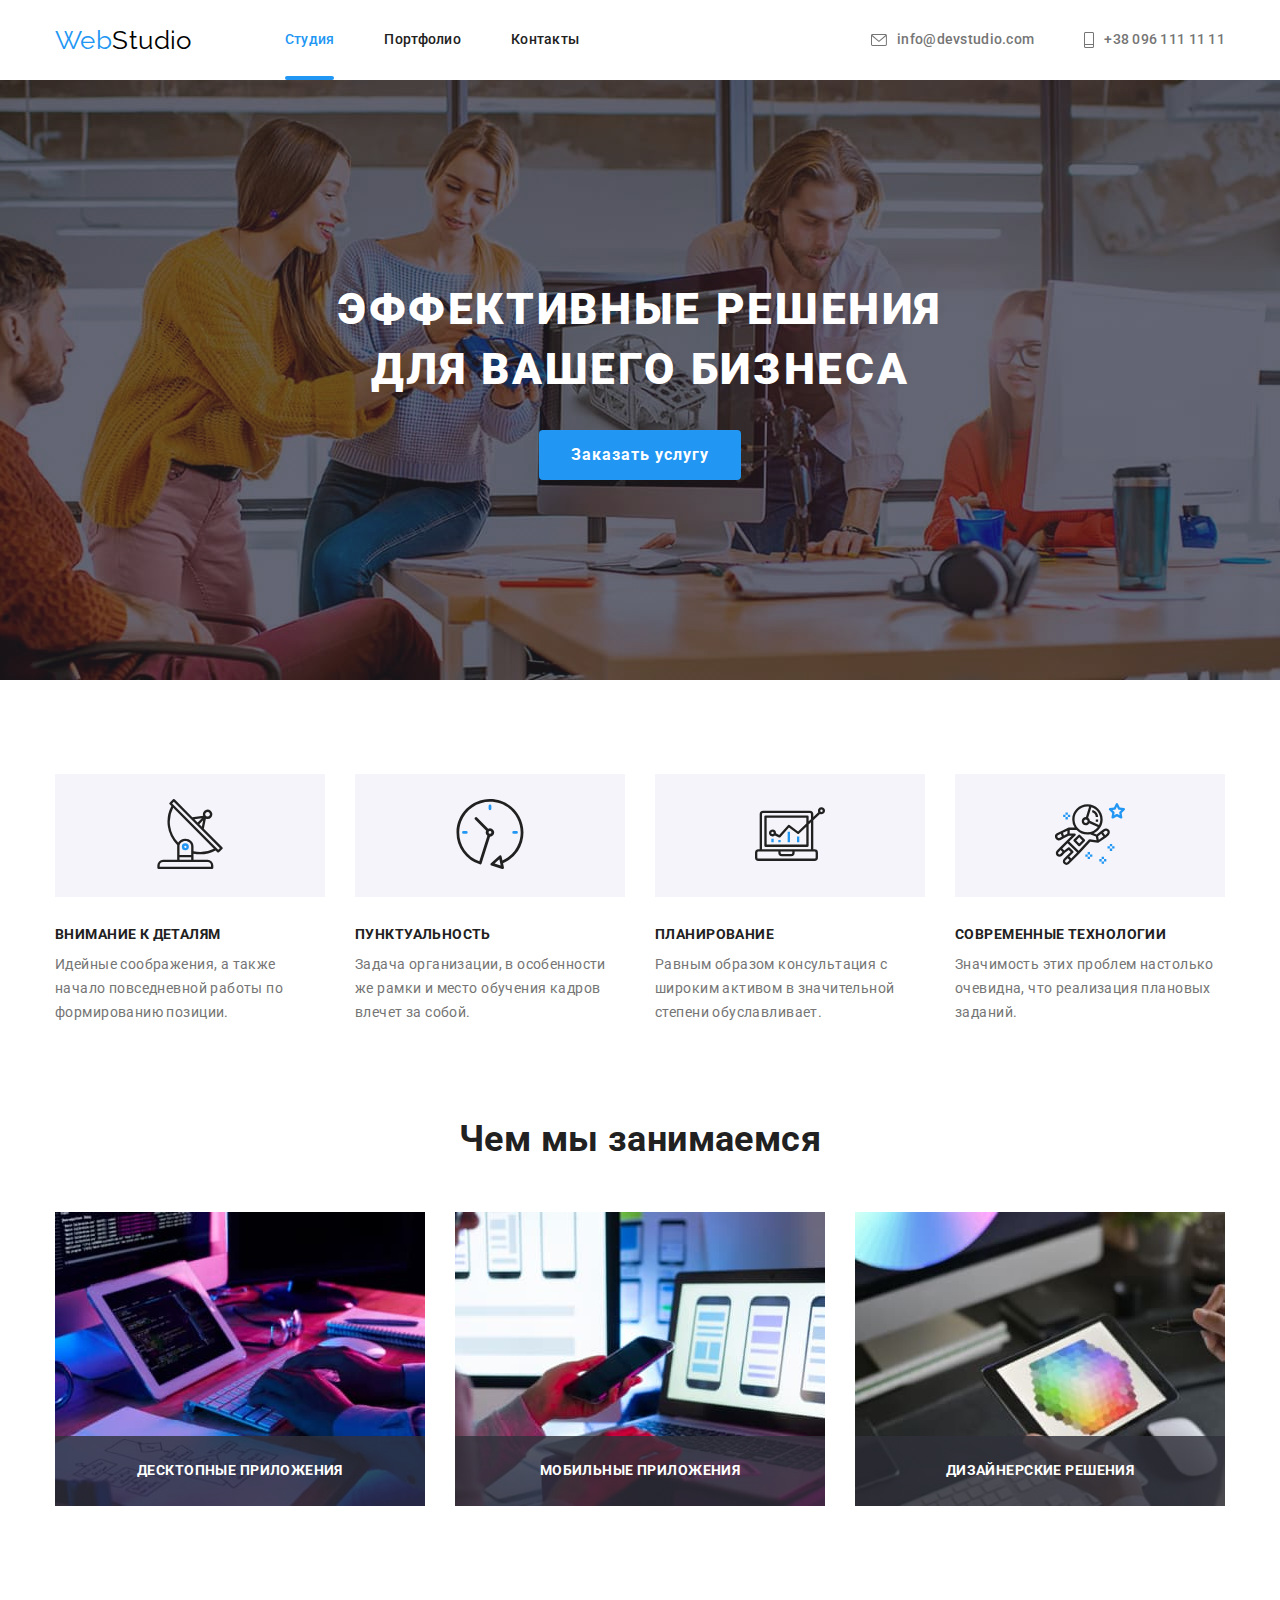
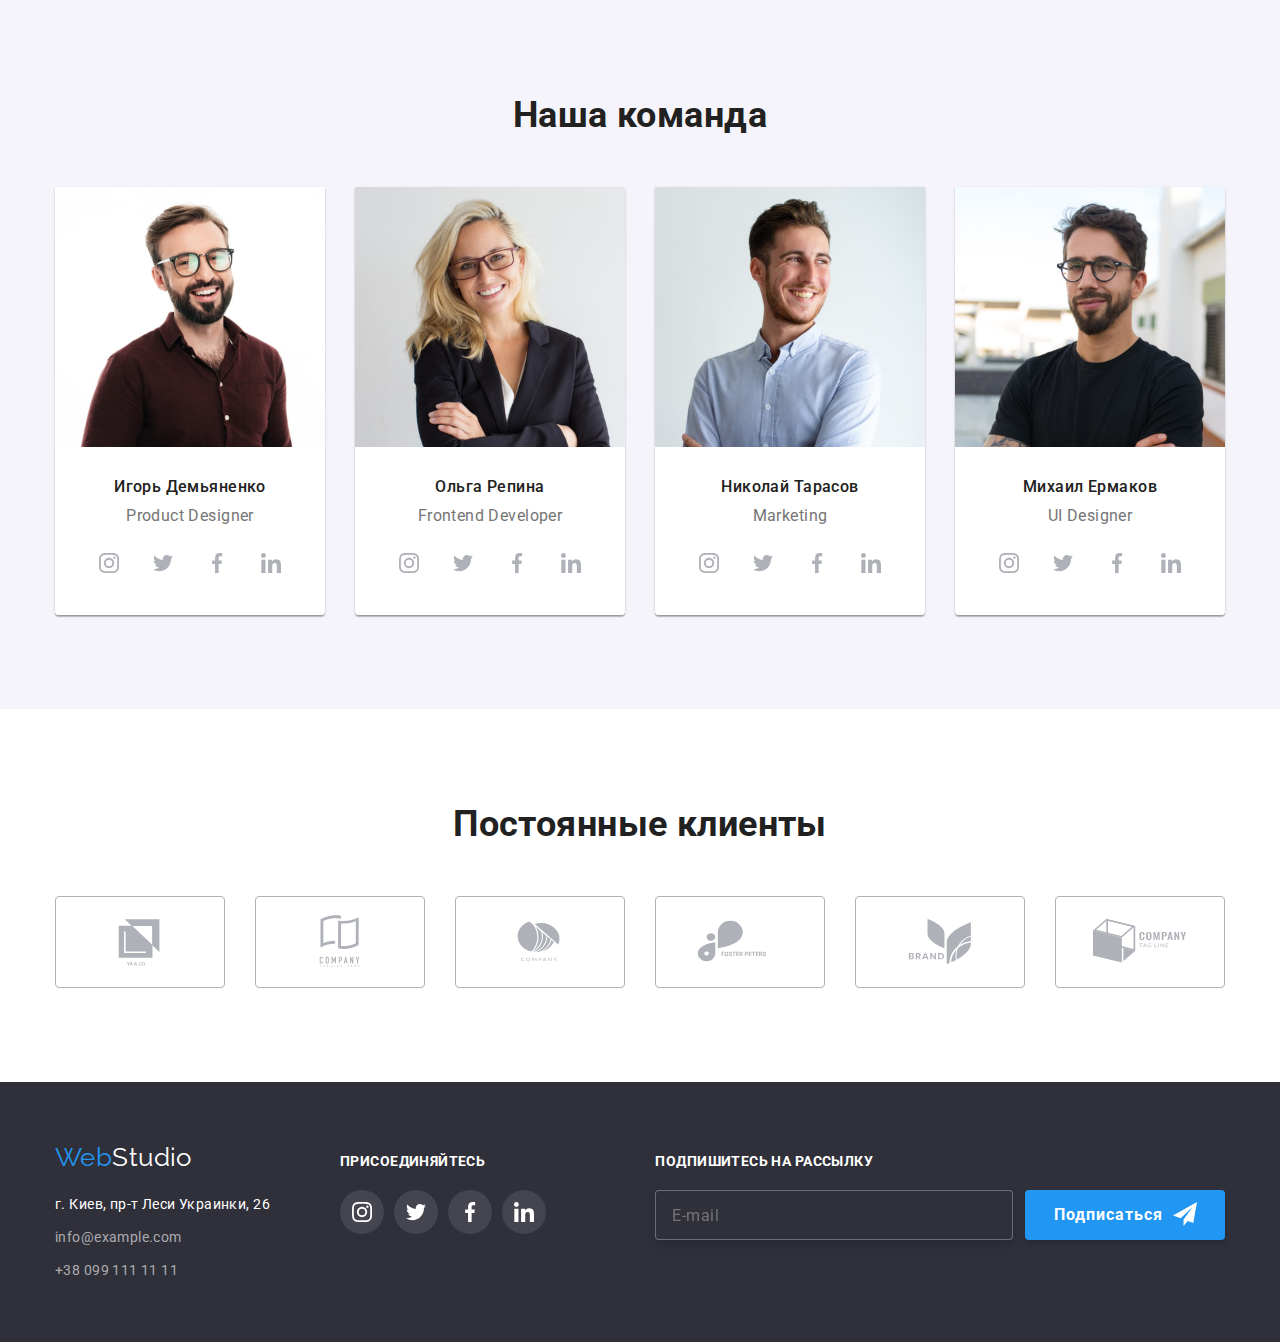
<file: index.html>
<!DOCTYPE html>
<html lang="ru">
<head>
    <meta charset="UTF-8">
    <meta http-equiv="X-UA-Compatible" content="IE=edge">
    <meta name="viewport" content="width=device-width, initial-scale=1.0">
    <title>index.html</title>
    <link rel="preconnect" href="https://fonts.googleapis.com">
    <link rel="preconnect" href="https://fonts.gstatic.com" crossorigin>
    <link href="https://fonts.googleapis.com/css2?family=Raleway:wght@700&family=Roboto:wght@400;500;700;900&display=swap" rel="stylesheet">
    <link rel="stylesheet" href="https://cdnjs.cloudflare.com/ajax/libs/modern-normalize/1.1.0/modern-normalize.min.css">
    <link rel="stylesheet" href="./css/main.min.css">
</head>
<body>
    <!-- Header -->
    <header>
        <div class="container header-page">
            <nav class="nav">
                <a href="./index.html" class="nav__logo logo"><span class="nav__logo-web">Web</span><span class="nav__logo-studio">Studio</span></a>
                <ul class="nav__list list">
                    <li class="nav__item"><a href="./index.html" class="link nav__link current">Студия</a></li>
                    <li class="nav__item"><a href="./portfolio.html" class="nav__link link">Портфолио</a></li>
                    <li class="nav__item"><a href="" class="nav__link link">Контакты</a></li>
                </ul>
            </nav>

            <ul class="contact__list list"> 
                <li class="contact__item">
                    <a href="mailto:info@devstudio.com" class="contact__link link"><svg class="contact__icon" width="16" height="12"><use href="./images/icons.svg#envelope"></use></svg>info@devstudio.com</a>
                </li>
                <li class="contact__item">
                    <a href="tel:+380961111111" class="contact__link link"><svg class="contact__icon" width="10" height="16"><use href="./images/icons.svg#Vector"></use></svg>+38 096 111 11 11</a>
                </li>
            </ul>
        </div>
    </header>

    <!--Main -->
    <main>
        <section class="hero">
                <div class="container">
                    <h1 class="hero__title">Эффективные решения <br /> для вашего бизнеса</h1>
                    <button type="button" class="hero__button button" data-modal-open>Заказать услугу</button>
                </div>
        </section>
        
        <!-- Преимущества нашей компании -->
        <section class="feature">
            <div class="container">
                <h2 class="hiden-section-title">Преимущества нашей компании</h2>
                <ul class="feature__list list">
                    <li class="feature__item">
                        <div class="feature__icon">
                            <svg class="feature-svg" width="70" height="70">
                                <use href="./images/icons.svg#antenna"></use>
                            </svg>
                        </div>
                        <h3 class="feature__title">Внимание к деталям</h3>
                        <p>Идейные соображения, а также начало повседневной работы по формированию позиции.</p>
                    </li>
                    <li class="feature__item">
                        <div class="feature__icon">
                            <svg class="feature__svg" width="70" height="70">
                                <use href="./images/icons.svg#clock"></use>
                            </svg>
                        </div>
                        <h3 class="feature__title">Пунктуальность</h3>
                        <p>Задача организации, в особенности же рамки и место обучения кадров влечет за собой.</p>
                    </li>
                    <li class="feature__item">
                        <div class="feature__icon">
                            <svg class="feature__svg" width="70" height="70">
                                <use href="./images/icons.svg#diagram"></use>
                            </svg>
                        </div>
                        <h3 class="feature__title">Планирование</h3>
                        <p>Равным образом консультация с широким активом в значительной степени обуславливает.</p>
                    </li>
                    <li class="feature__item">
                        <div class="feature__icon">
                            <svg class="feature__svg" width="70" height="70">
                                <use href="./images/icons.svg#astronaut"></use>
                            </svg>
                        </div>
                        <h3 class="feature__title">Современные технологии</h3>
                        <p>Значимость этих проблем настолько очевидна, что реализация плановых заданий.</p>
                    </li>
                </ul>
            </div>
        </section>
        
        <!-- Чем мы занимаемся -->
        <section class="work">
            <div class="container">
                <h2 class="work_title section-title centered">Чем мы занимаемся</h2>
                <ul class="work__list list">
                    <li class="work__item">
                        <img src="./images/box1.jpg" alt="парень печатает код на компе" width="370" height="294">
                        <p class="work__test">Десктопные приложения</p>
                    </li>
                    <li class="work__item">
                        <img src="./images/box2.jpg" alt="девушка проверяет макеты" width="370" height="294">
                        <p class="work__test">Мобильные приложения</p>
                    </li>
                    <li class="work__item">
                        <img src="./images/box3.jpg" alt="девушка выбирает цвет на планшете" width="370" height="294">
                        <p class="work__test">Дизайнерские решения</p>
                    </li>
                </ul>
            </div>
        </section>
        
        <!-- Наша команда -->
        <section class="team">
            <div class="container">
                <h2 class="team_title section-title centered">Наша команда</h2>
                <ul class="team__list list">
                    <li class="team__item">
                        <img src="./images/img.jpg" alt="фото игорь демьяненко" width="270" height="260">
                        <div class="member">
                            <h3 class="member__title">Игорь Демьяненко</h3>
                            <p>Product Designer</p>
                            <ul class="member-icon__list list">
                                <li class="member-icon__item">
                                    <a href="" class="member-icon__link link">
                                        <svg class="member-icon" width="20" height="20">
                                         <use href="./images/icons.svg#instagram"></use>
                                        </svg>
                                    </a>
                               </li>
                                <li class="member-icon__item">
                                    <a href="" class="member-icon__link link">
                                        <svg class="member-icon" width="20" height="20">
                                            <use href="./images/icons.svg#twitter"></use>
                                        </svg>
                                    </a>
                                </li>
                                <li class="member-icon__item">
                                    <a href="" class="member-icon__link link">
                                        <svg class="member-icon" width="20" height="20">
                                            <use href="./images/icons.svg#facebook"></use>
                                        </svg>
                                    </a>
                                </li>
                                <li class="member-icon__item">
                                    <a href="" class="member-icon__link link">
                                        <svg class="member-icon" width="20" height="20">
                                            <use href="./images/icons.svg#linkedin"></use>
                                        </svg>
                                    </a>
                                </li>
                            </ul>
                        </div>
                    </li>
                    <li class="team__item">
                        <img src="./images/img2.jpg" alt="фото ольга репина" width="270" height="260">
                        <div class="member">
                            <h3 class="member__title">Ольга Репина</h3>
                            <p>Frontend Developer</p>
                            <ul class="member-icon__list list">
                                <li class="member-icon__item">
                                    <a href="" class="member-icon__link link">
                                        <svg class="member-icon" width="20" height="20">
                                            <use href="./images/icons.svg#instagram"></use>
                                        </svg>
                                    </a>
                                </li>
                                <li class="member-icon__item">
                                    <a href="" class="member-icon__link link">
                                        <svg class="member-icon" width="20" height="20">
                                            <use href="./images/icons.svg#twitter"></use>
                                        </svg>
                                    </a>
                                </li>
                                <li class="member-icon__item">
                                    <a href="" class="member-icon__link link">
                                        <svg class="member-icon" width="20" height="20">
                                            <use href="./images/icons.svg#facebook"></use>
                                        </svg>
                                    </a>
                                </li>
                                <li class="member-icon__item">
                                    <a href="" class="member-icon__link link">
                                        <svg class="member-icon" width="20" height="20">
                                            <use href="./images/icons.svg#linkedin"></use>
                                        </svg>
                                    </a>
                                </li>
                            </ul>
                        </div>
                    </li>
                    <li class="team__item">
                        <img src="./images/img3.jpg" alt="фото николай тарасов" width="270" height="260">
                        <div class="member">
                            <h3 class="member__title">Николай Тарасов</h3>
                            <p>Marketing</p>
                            <ul class="member-icon__list list">
                                <li class="member-icon__item">
                                    <a href="" class="member-icon__link link">
                                        <svg class="member-icon" width="20" height="20">
                                            <use href="./images/icons.svg#instagram"></use>
                                        </svg>
                                    </a>
                                </li>
                                <li class="member-icon__item">
                                    <a href="" class="member-icon__link link">
                                        <svg class="member-icon" width="20" height="20">
                                            <use href="./images/icons.svg#twitter"></use>
                                        </svg>
                                    </a>
                                </li>
                                <li class="member-icon__item">
                                    <a href="" class="member-icon__link link">
                                        <svg class="member-icon" width="20" height="20">
                                            <use href="./images/icons.svg#facebook"></use>
                                        </svg>
                                    </a>
                                </li>
                                <li class="member-icon__item">
                                    <a href="" class="member-icon__link link">
                                        <svg class="member-icon" width="20" height="20">
                                            <use href="./images/icons.svg#linkedin"></use>
                                        </svg>
                                    </a>
                                </li>
                            </ul>
                        </div>
                    </li>
                    <li class="team__item">
                        <img src="./images/img4.jpg" alt="фото михаил ермаков" width="270" height="260">
                        <div class="member">
                            <h3 class="member__title">Михаил Ермаков</h3>
                            <p>UI Designer</p>
                            <ul class="member-icon__list list">
                                <li class="member-icon__item">
                                    <a href="" class="member-icon__link link"><svg class="member-icon" width="20" height="20"><use href="./images/icons.svg#instagram"></use></svg></a>
                                </li>
                                <li class="member-icon__item">
                                    <a href="" class="member-icon__link link"><svg class="member-icon" width="20" height="20"><use href="./images/icons.svg#twitter"></use></svg></a>
                                </li>
                                <li class="member-icon__item">
                                    <a href="" class="member-icon__link link"><svg class="member-icon" width="20" height="20"><use href="./images/icons.svg#facebook"></use></svg></a>
                                </li>
                                <li class="member-icon__item">
                                    <a href="" class="member-icon__link link"><svg class="member-icon" width="20" height="20"><use href="./images/icons.svg#linkedin"></use></svg></a>
                                </li>
                            </ul>
                        </div>  
                    </li>
                </ul>
            </div>
        </section>
        <!-- Постоянные клиенты -->
        <section class="regular-customers">
            <div class="container">
                <h2 class="rc__section-title section-title centered">Постоянные клиенты</h2>
                <ul class="rc__list list">
                    <li class="rc__item">
                        <a href="" class="rc__link link"><svg class="rc__icon" width="106" height="60"><use href="./images/icons.svg#Logo"></use></svg></a>
                    </li>
                    <li class="rc__item">
                        <a href="" class="rc__link link"><svg class="rc__icon" width="106" height="60"><use href="./images/icons.svg#Logo-1"></use></svg></a>
                    </li>
                    <li class="rc__item">
                         <a href="" class="rc__link link"><svg class="rc__icon" width="103" height="60"><use href="./images/icons.svg#Logo-2"></use></svg></a>
                    </li>
                    <li class="rc__item">
                        <a href="" class="rc__link link"><svg class="rc__icon" width="106" height="60"><use href="./images/icons.svg#Logo-3"></use></svg></a>
                    </li>
                    <li class="rc__item">
                        <a href="" class="rc__link link"><svg class="rc__icon" width="106" height="60"><use href="./images/icons.svg#Logo-4"></use></svg></a>
                    </li>
                    <li class="rc__item">
                        <a href="" class="rc__link link"><svg class="rc__icon" width="106" height="60"><use href="./images/icons.svg#Logo-5"></use></svg></a>
                    </li>
                </ul>
            </div>
        </section>
    </main>
       
    <!-- Footer -->
    <footer class="footer">
        <div class="footer__container container">
            <div class="footer__text">
                <a href="./index.html" class="logo footer__logo"><span class="footer__logo-web">Web</span><span class="footer__logo-studio">Studio</span></a>
                <address>
                    <ul class="footer-nav__list list">
                        <li class="footer-nav__item"><a href="https://goo.gl/maps/fRvEZG4Noj5iUwEC7" target="_blank" rel="nofollow noopener noreferrer" class="footer-nav__item-span footer-nav__link link"><span>г. Киев, пр-т Леси Украинки, 26</span></a></li>
                        <li class="footer-nav__item"><a href="mailto:info@example.com" class="footer-nav__link link">info@example.com</a></li>
                        <li class="footer-nav__item"><a href="tel:+380991111111" class="footer-nav__link link">+38 099 111 11 11</a></li>
                    </ul>
                </address>
            </div>
            <div class="join-us">
                <h2>присоединяйтесь</h2>
                <ul class="join-us__list list">
                    <li class="join-us__item">
                        <a href="" class="join-us__link link"><svg class="join-us__icon" width="20" height="20"><use href="./images/icons.svg#instagram"></use></svg></a>
                    </li>
                    <li class="join-us__item">
                        <a href="" class="join-us__link link"><svg class="join-us__icon" width="20" height="20"><use href="./images/icons.svg#twitter"></use></svg></a>
                    </li>
                    <li class="join-us__item">
                        <a href="" class="join-us__link link"><svg class="join-us__icon" width="20" height="20"><use href="./images/icons.svg#facebook"></use></svg></a>
                    </li>  
                    <li class="join-us__item">
                        <a href="" class="join-us__link link"><svg class="join-us__icon" width="20" height="20"><use href="./images/icons.svg#linkedin"></use></svg></a>
                    </li>
                </ul>
            </div>
            <div class="subscribe">
                <h2 class="subscribe__title">Подпишитесь на рассылку</h2>
                <form class="subscribe__form">
                    <input type="email" class="subscribe__input" name="user-email" placeholder="E-mail" required>
                    <button type="submit" class="subscribe__button">
                        <span class="subscribe__button-span">Подписаться</span>
                        <span>
                            <svg class="subscribe__button-svg" width="24" height="24">
                                <use href="./images/icons.svg#icon-send"></use>
                            </svg>
                        </span>
                    </button>
                </form>
            </div>
        </div>
    </footer>

    <div class="backdrop is-hidden" data-modal>
        <div class="modal">
            <button type="button" class="modal__button" data-modal-close>
                <svg class="modal__icon" width="18" height="18">
                    <use href="./images/icons.svg#close-black"></use>
                </svg>
            </button>

            <p class="modal__title">Оставьте свои данные, мы вам перезвоним</p>
            <form class="form">
                <div class="form__field">
                    <label for="user-name" class="form__label">Имя</label>
                    <div class="input-div">
                        <input type="text" class="input-div__input" name="user-name" id="user-name" required>
                        <svg class="input-div__icon" width="18" height="18">
                            <use href="./images/icons.svg#person-black"></use>
                        </svg>
                    </div>
                </div>
                <div class="form__field">
                    <label for="user-tel" class="form__label">Телефон</label>
                    <div class="input-div">
                        <input type="tel" class="input-div__input" name="user-tel" id="user-tel" required>
                        <svg class="input-div__icon" width="18" height="18">
                            <use href="./images/icons.svg#phone-black"></use>
                        </svg>
                    </div>
                </div>
                <div class="form__field">
                    <label for="user-email" class="form__label">Почта</label>
                    <div class="input-div">
                        <input type="email" class="input-div__input" name="user-email" id="user-email" required>
                        <svg class="input-div__icon" width="18" height="18">
                            <use href="./images/icons.svg#email-black"></use>
                        </svg>
                    </div>
                </div>

                <div class="textarea-field">
                    <label for="comment" class="form__label">Комментарий</label>
                    <textarea name="comment" id="comment" cols="30" rows="10" placeholder="Введите текст"></textarea>
                </div>
                
                <div class="agreement-field">
                    <input type="checkbox" name="terms-agreement" id="terms-agreement" value="true" class="agreement-field__input visually-hidden">
                    <label for="terms-agreement" class="agreement-field__check-text">Соглашаюсь с рассылкой и принимаю <a href=""><span class="agreement-field__label">Условия договора</span></a></label>
                </div>

                <button type="submit" class="modal__send-button">Отправить</button>
                
                
            </form>
        </div>
    </div>

    <script src="./js/modal.js"></script>

</body>
</html>
</file>
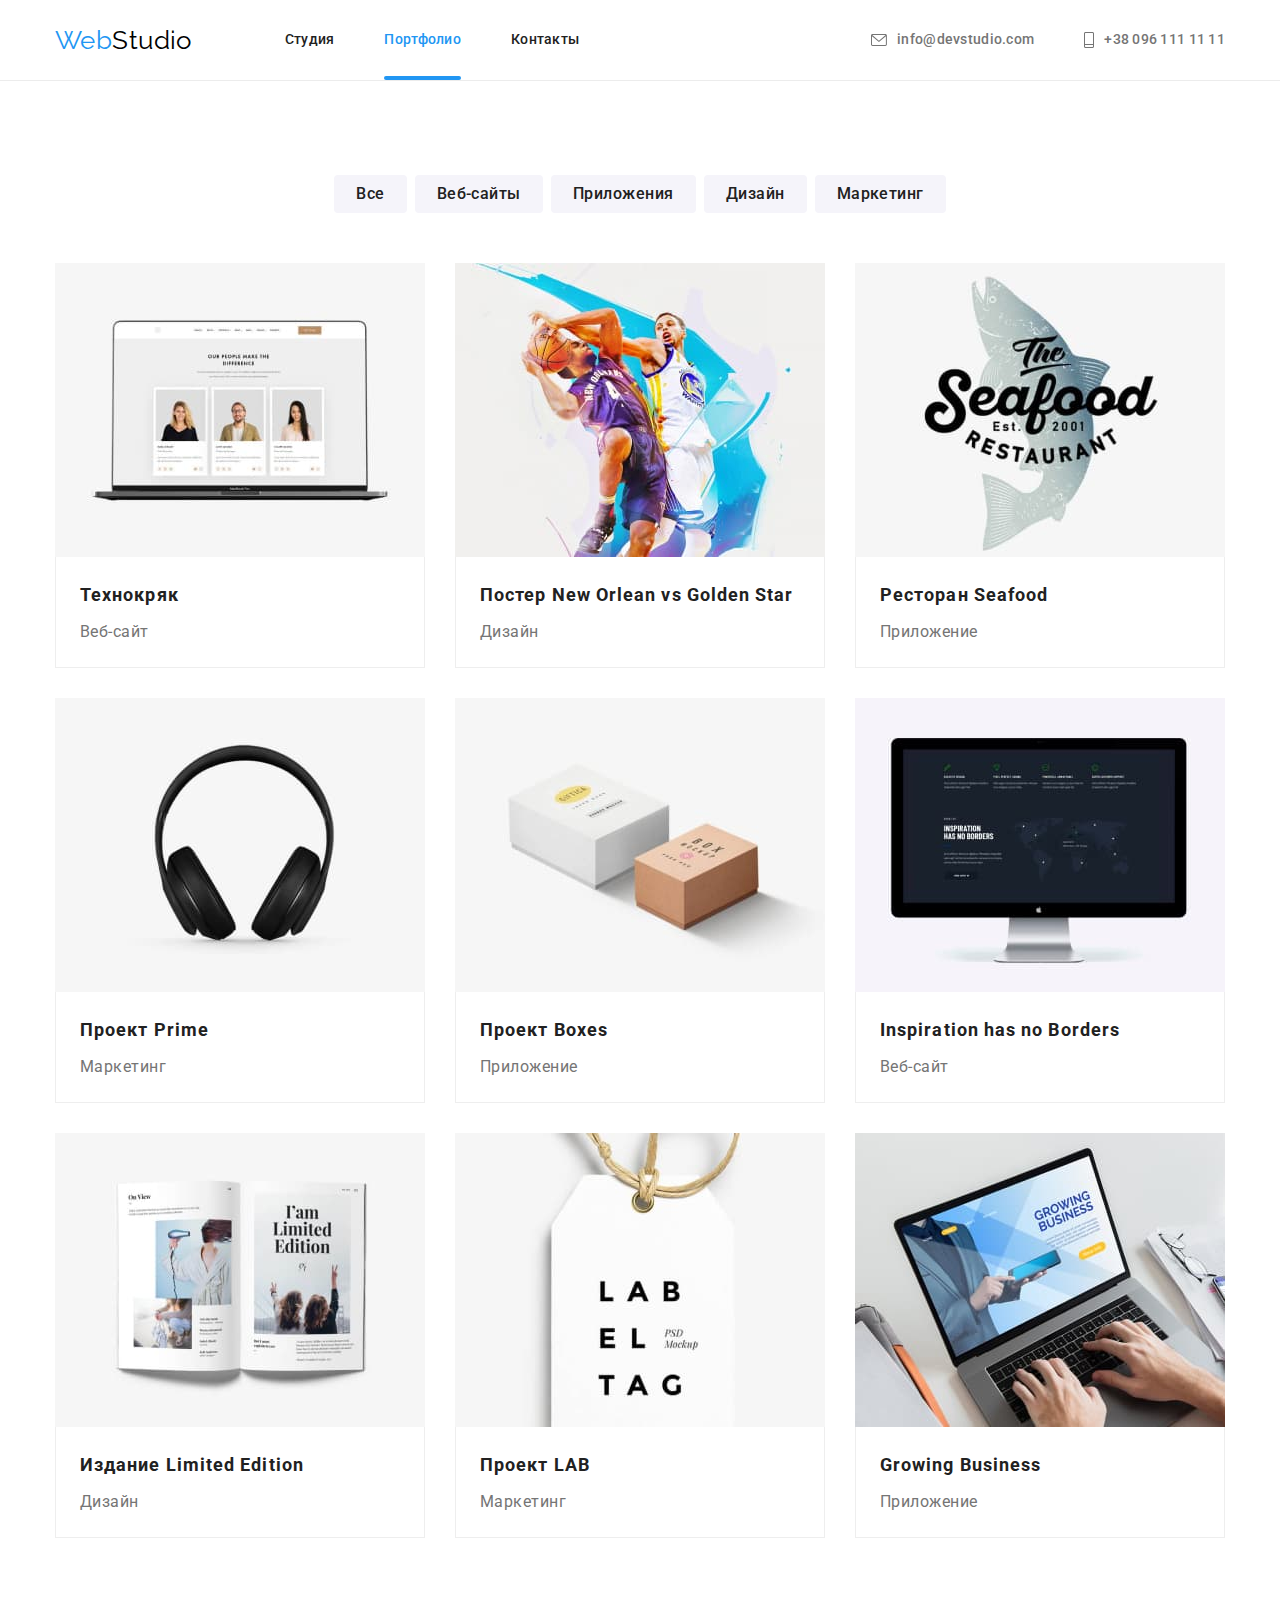
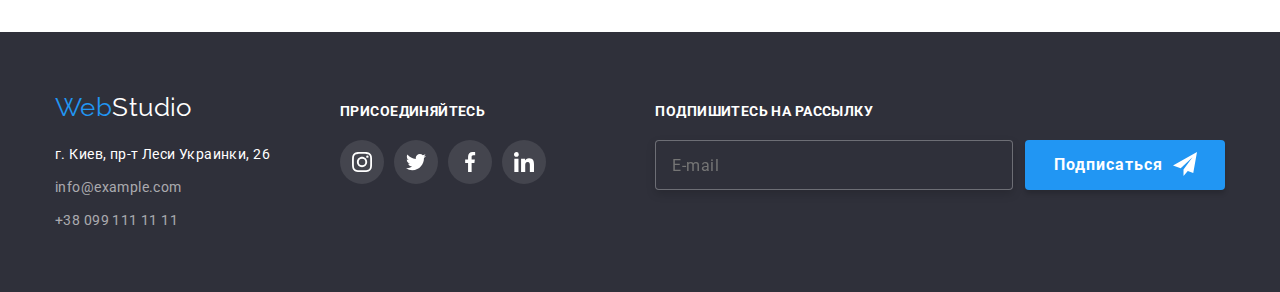
<file: portfolio.html>
<!DOCTYPE html>
<html lang="ru">
<head>
    <meta charset="UTF-8">
    <meta http-equiv="X-UA-Compatible" content="IE=edge">
    <meta name="viewport" content="width=device-width, initial-scale=1.0">
    <title>index.html</title>
    <link rel="preconnect" href="https://fonts.googleapis.com">
    <link rel="preconnect" href="https://fonts.gstatic.com" crossorigin>
    <link href="https://fonts.googleapis.com/css2?family=Raleway:wght@700&family=Roboto:wght@400;500;700;900&display=swap" rel="stylesheet">
    <link rel="stylesheet" href="https://cdnjs.cloudflare.com/ajax/libs/modern-normalize/1.1.0/modern-normalize.min.css">
    <link rel="stylesheet" href="https://cdnjs.cloudflare.com/ajax/libs/modern-normalize/1.1.0/modern-normalize.min.css">
    <link rel="stylesheet" href="./css/main.min.css">
</head>

<body>
    <!-- Header -->
    <header class="header">
        <div class="container header__header-page">
            <nav class="nav">
                <a href="./index.html" class="nav__logo logo"><span class="nav__logo-web">Web</span><span class="nav__logo-studio">Studio</span></a>
                <ul class="nav__list list">
                    <li class="nav__item"><a href="./index.html" class="nav__link link">Студия</a></li>
                    <li class="nav__item"><a href="./portfolio.html" class="nav__link link current">Портфолио</a></li>
                    <li class="nav__item"><a href="" class="nav__link link">Контакты</a></li>
                </ul>
            </nav>
            
            <ul class="contact__list list">
                <li class="contact__item"><a href="mailto:info@devstudio.com" class="contact__link link"><svg class="contact__icon" width="16" height="12"><use href="./images/icons.svg#envelope"></use></svg>info@devstudio.com</a></li>
                <li class="contact__item"><a href="tel:+380961111111" class="contact__link link"><svg class="contact__icon" width="10" height="16"><use href="./images/icons.svg#Vector"></use></svg>+38 096 111 11 11</a></li>
            </ul>
        </div>
    </header>

    <!--Main -->
    <main>
        <section class="hero-portfolio">
            <div class="container">
                <h1 class="hiden-section-title">Наши работы</h1>
                <ul class="portfolio-btn list">
                    <li class="portfolio-btn__item"><button type="button" class="portfolio-btn__button">Все</button></li>
                    <li class="portfolio-btn__item"><button type="button" class="portfolio-btn__button">Веб-сайты</button></li>
                    <li class="portfolio-btn__item"><button type="button" class="portfolio-btn__button">Приложения</button></li>
                    <li class="portfolio-btn__item"><button type="button" class="portfolio-btn__button">Дизайн</button></li>
                    <li class="portfolio-btn__item"><button type="button" class="portfolio-btn__button">Маркетинг</button></li>
                </ul>
                <ul class="portfolio-list list">
                    <li class="portfolio-list__item">
                        <a href="" class="portfolio-list__link">
                            <div class="portfolio-thumb">
                                <img src="./images/imgp1.jpg" alt="открытый ноутбук" width="370" height="294">
                                <div class="portfolio-overlay">
                                    <div class="portfolio-overlay__text">
                                        <p>Ресурс предлагает комплексные предложения с разным уровнем функционала и сервисов. Все это позволит посетителю получить исчерпывающие сведения о компании или частном лице.</p>
                                    </div>
                                </div>  
                            </div>
                            <div class="portfolio-list__text">
                                <h2 class="portfolio-list__title">Технокряк</h2>
                                <p>Веб-сайт</p>
                            </div>                           
                        </a>
                    </li>
                    <li class="portfolio-list__item">
                        <a href="" class="portfolio-list__link">
                            <div class="portfolio-thumb">
                                <img src="./images/imgp2.jpg" alt="два парня играют баскетбол" width="370" height="294">
                                <div class="portfolio-overlay">
                                    <div class="portfolio-overlay__text">
                                        <p>Ресурс предлагает комплексные предложения с разным уровнем функционала и сервисов. Все это позволит посетителю получить исчерпывающие сведения о компании или частном лице.</p>
                                    </div>
                                </div>
                            </div>
                            <div class="portfolio-list__text">
                                <h2 class="portfolio-list__title">Постер New Orlean vs Golden Star</h2>
                                <p>Дизайн</p>
                            </div>
                        </a>
                    </li>
                    <li class="portfolio-list__item">
                        <a href="" class="portfolio-list__link">
                            <div class="portfolio-thumb">
                                <img src="./images/imgp3.jpg" alt="морская еда, рыба" width="370" height="294">
                                <div class="portfolio-overlay">
                                    <div class="portfolio-overlay__text">
                                        <p>Ресурс предлагает комплексные предложения с разным уровнем функционала и сервисов. Все это позволит посетителю получить исчерпывающие сведения о компании или частном лице.</p>
                                    </div>
                                </div>
                            </div>
                            <div class="portfolio-list__text">
                                <h2 class="portfolio-list__title">Ресторан Seafood</h2>
                                <p>Приложение</p>
                            </div>        
                        </a>
                    </li>
                    <li class="portfolio-list__item">
                        <a href="" class="portfolio-list__link">
                            <div class="portfolio-thumb">
                                <img src="./images/imgp4.jpg" alt="музыкальные наушники" width="370" height="294">
                                <div class="portfolio-overlay">
                                    <div class="portfolio-overlay__text">
                                        <p>Ресурс предлагает комплексные предложения с разным уровнем функционала и сервисов. Все это позволит посетителю получить исчерпывающие сведения о компании или частном лице.</p>
                                    </div>
                                </div>
                            </div> 
                            <div class="portfolio-list__text">
                                <h2 class="portfolio-list__title">Проект Prime</h2>
                                <p>Маркетинг</p>
                            </div>
                        </a>
                    </li>
                    <li class="portfolio-list__item">
                        <a href="" class="portfolio-list__link">
                            <div class="portfolio-thumb">
                                <img src="./images/imgp5.jpg" alt="две коробочки" width="370" height="294">
                                <div class="portfolio-overlay">
                                    <div class="portfolio-overlay__text">
                                        <p>Ресурс предлагает комплексные предложения с разным уровнем функционала и сервисов. Все это позволит посетителю получить исчерпывающие сведения о компании или частном лице.</p>
                                    </div>
                                </div>
                            </div>
                            <div class="portfolio-list__text">
                                <h2 class="portfolio-list__title">Проект Boxes</h2>
                                <p>Приложение</p>
                            </div>  
                        </a>
                    </li>
                    <li class="portfolio-list__item">
                        <a href="" class="portfolio-list__link">
                            <div class="portfolio-thumb">
                                <img src="./images/imgp6.jpg" alt="минитор компа" width="370" height="294">
                                <div class="portfolio-overlay">
                                    <div class="portfolio-overlay__text">
                                        <p>Ресурс предлагает комплексные предложения с разным уровнем функционала и сервисов. Все это позволит посетителю получить исчерпывающие сведения о компании или частном лице.</p>
                                    </div>
                                </div>
                            </div>
                            <div class="portfolio-list__text">
                                <h2 class="portfolio-list__title">Inspiration has no Borders</h2>
                                <p>Веб-сайт</p>
                            </div>
                        </a>
                    </li>
                    <li class="portfolio-list__item">
                        <a href=" " class="portfolio-list__link">
                            <div class="portfolio-thumb">
                                <img src="./images/imgp7.jpg" alt="книга" width="370" height="294">
                                <div class="portfolio-overlay">
                                    <div class="portfolio-overlay__text">
                                        <p>Ресурс предлагает комплексные предложения с разным уровнем функционала и сервисов. Все это позволит посетителю получить исчерпывающие сведения о компании или частном лице.</p>
                                    </div>
                                </div>
                            </div>
                            <div class="portfolio-list__text">
                                <h2 class="portfolio-list__title">Издание Limited Edition</h2>
                                <p>Дизайн</p>
                            </div>                           
                        </a>
                    </li>
                    <li class="portfolio-list__item">
                        <a href="" class="portfolio-list__link">
                            <div class="portfolio-thumb">
                                <img src="./images/imgp8.jpg" alt="бирка с надписью" width="370" height="294">
                                <div class="portfolio-overlay">
                                    <div class="portfolio-overlay__text">
                                        <p>Ресурс предлагает комплексные предложения с разным уровнем функционала и сервисов. Все это позволит посетителю получить исчерпывающие сведения о компании или частном лице.</p>
                                    </div>
                                </div>
                            </div>
                            <div class="portfolio-list__text">
                                <h2 class="portfolio-list__title">Проект LAB</h2>
                                <p>Маркетинг</p>
                            </div> 
                        </a>
                    </li>
                    <li class="portfolio-list__item">
                        <a href="" class="portfolio-list__link">
                            <div class="portfolio-thumb">
                                <img src="./images/imgp9.jpg" alt="парень печатает на ноуте" width="370" height="294">
                                <div class="portfolio-overlay">
                                    <div class="portfolio-overlay__text">
                                        <p>Ресурс предлагает комплексные предложения с разным уровнем функционала и сервисов. Все это позволит посетителю получить исчерпывающие сведения о компании или частном лице.</p>
                                    </div>
                                </div>
                            </div>
                            <div class="portfolio-list__text">
                                <h2 class="portfolio-list__title">Growing Business</h2>
                                <p>Приложение</p>
                            </div>
                        </a>
                    </li>
                </ul>
            </div>
        </section>
    </main>

    <!-- Footer -->
    <footer class="footer">
        <div class="footer__container container">
            <div class="footer__text">
                <a href="./index.html" class="logo footer__logo"><span class="footer__logo-web">Web</span><span class="footer__logo-studio">Studio</span></a>
                <address>
                    <ul class="footer-nav__list list">
                        <li class="footer-nav__item"><a href="https://goo.gl/maps/fRvEZG4Noj5iUwEC7" target="_blank" rel="nofollow noopener noreferrer" class="footer-nav__item-span footer-nav__link link"><span>г. Киев, пр-т Леси Украинки, 26</span></a></li>
                        <li class="footer-nav__item"><a href="mailto:info@example.com" class="footer-nav__link link">info@example.com</a></li>
                        <li class="footer-nav__item"><a href="tel:+380991111111" class="footer-nav__link link">+38 099 111 11 11</a></li>
                    </ul>
                </address>
            </div>
            <div class="join-us">
                <h2>присоединяйтесь</h2>
                <ul class="join-us__list list">
                    <li class="join-us__item">
                        <a href="" class="join-us__link link"><svg class="join-us__icon" width="20" height="20"><use href="./images/icons.svg#instagram"></use></svg></a>
                    </li>
                    <li class="join-us__item">
                        <a href="" class="join-us__link link"><svg class="join-us__icon" width="20" height="20"><use href="./images/icons.svg#twitter"></use></svg></a>
                    </li>
                    <li class="join-us__item">
                        <a href="" class="join-us__link link"><svg class="join-us__icon" width="20" height="20"><use href="./images/icons.svg#facebook"></use></svg></a>
                    </li>
                    <li class="join-us__item">
                        <a href="" class="join-us__link link"><svg class="join-us__icon" width="20" height="20"><use href="./images/icons.svg#linkedin"></use></svg></a>
                    </li>
                </ul>
            </div>
            <div class="subscribe">
                <h2 class="subscribe__title">Подпишитесь на рассылку</h2>
                <form class="subscribe__form">
                    <input type="email" class="subscribe__input" name="user-email" placeholder="E-mail" required>
                    <button type="submit" class="subscribe__button">
                        <span class="subscribe__button-span">Подписаться</span>
                        <span>
                            <svg class="subscribe__button-svg" width="24" height="24">
                                <use href="./images/icons.svg#icon-send"></use>
                            </svg>
                        </span>
                    </button>
                </form>
            </div>
        </div>
    </footer>
</body>

</html>
</file>
<file: css/main.min.css>
:root{--primary-text-color: #757575;--sitenav-text-color: #212121;--title-text-color: #212121;--accent-color: #2196F3;--logo-text-color: #000000;--primary-background-color: #FFFFFF;--white-text-color: #FFFFFF;--footer-text-color: rgba(255, 255, 255, 0.6);--button-background-color: #2188f3;--hero-background-color: #2F303A;--team-background-color: #F5F4FA;--footer-background-color: #2F303A;--portfolio-button-bgc: #F5F4FA;--team-title-background-color: #FFFFFF;--portfolio-title-background-color: #FFFFFF;--portfolio-border-color: #ECECEC;--feature-icon-background-color: #F5F4FA;--team-icon-color: #AFB1B8;--team-icon-hover-color: #FFFFFF;--rc-icon-color: #AFB1B8;--nav-icon-color: #757575;--join-us-icon-color: #FFFFFF;--join-us-icon-background-color: rgba(255, 255, 255, 0.1);--subscribe-svg-color: #FFFFFF}h1,h2,h3,h4,h5,h6,p,ul{margin:0}.link{text-decoration:none}img{display:block;max-width:100%;height:auto}.list{padding:0;margin:0;list-style:none}.container{width:1200px;margin-left:auto;margin-right:auto;padding-left:15px;padding-right:15px}body{background-color:var(--primary-background-color);color:var(--primary-text-color);font-family:Roboto,sans-serif;font-size:14px;letter-spacing:.03em}.header-page{display:-webkit-box;display:-ms-flexbox;display:flex}.nav{display:-webkit-box;display:-ms-flexbox;display:flex;-webkit-box-align:center;-ms-flex-align:center;align-items:center}.logo{text-decoration:none;font-family:Raleway,sans-serif;font-size:26px;line-height:1.19}.nav__logo-web{color:var(--accent-color)}.nav__logo-studio{color:var(--logo-text-color)}.nav__list{display:-webkit-box;display:-ms-flexbox;display:flex;margin-left:93px}.nav__list .nav__link{position:relative;display:block;padding-top:32px;padding-bottom:32px;color:var(--sitenav-text-color);font-family:inherit;font-weight:500;font-size:14px;line-height:1.14;letter-spacing:.02em;-webkit-transition:color 250ms cubic-bezier(0.4, 0, 0.2, 1);transition:color 250ms cubic-bezier(0.4, 0, 0.2, 1)}.nav__list .nav__link:hover,.nav__list .nav__link:focus{color:var(--accent-color)}.nav__list .nav__link.current{color:var(--accent-color)}.current::after{content:"";position:absolute;left:0;bottom:0;display:block;width:100%;height:4px;background-color:var(--accent-color);border-radius:2px}.nav__list .nav__item+.nav__item{margin-left:50px}.contact__list{display:-webkit-box;display:-ms-flexbox;display:flex;margin-left:auto;-webkit-box-align:center;-ms-flex-align:center;align-items:center}.contact__list .contact__item+.contact__item{margin-left:50px}.contact__link{display:-webkit-box;display:-ms-flexbox;display:flex;-webkit-box-align:center;-ms-flex-align:center;align-items:center;padding-top:32px;padding-bottom:32px;color:var(--primary-text-color);text-decoration:none;font-family:inherit;font-weight:500;font-size:14px;line-height:1.14;letter-spacing:.02em;-webkit-transition:color 250ms cubic-bezier(0.4, 0, 0.2, 1);transition:color 250ms cubic-bezier(0.4, 0, 0.2, 1)}.contact__link:hover,.contact__link:focus{color:var(--accent-color)}.contact__icon{margin-right:10px;fill:currentColor}.contact__link:hover .contact__icon,.contact__link:focus .contact__icon{fill:currentColor}.hero{max-width:1600px;height:600px;margin-left:auto;margin-right:auto;text-align:center;padding-top:200px;padding-bottom:200px;background-image:-webkit-gradient(linear, left top, left bottom, from(rgba(47, 48, 58, 0.4)), to(rgba(47, 48, 58, 0.4))),url(../images/head-image.jpg);background-image:linear-gradient(rgba(47, 48, 58, 0.4), rgba(47, 48, 58, 0.4)),url(../images/head-image.jpg);background-position:center;background-repeat:no-repeat;background-size:cover;background-color:var(--hero-background-color)}.hero__title{margin-bottom:30px;color:var(--white-text-color);font-weight:900;font-size:44px;line-height:1.36;letter-spacing:.06em;text-transform:uppercase}.hero__button{display:-webkit-inline-box;display:-ms-inline-flexbox;display:inline-flex;-webkit-box-pack:center;-ms-flex-pack:center;justify-content:center;-webkit-box-align:center;-ms-flex-align:center;align-items:center;min-width:200px;padding:10px 32px;border-radius:4px;border:none;color:var(--white-text-color);background-color:var(--accent-color);font-weight:700;font-size:16px;line-height:1.88;letter-spacing:.06em;cursor:pointer;-webkit-transition:background-color 250ms cubic-bezier(0.4, 0, 0.2, 1);transition:background-color 250ms cubic-bezier(0.4, 0, 0.2, 1)}.hero__button:hover,.hero__button:focus{background-color:var(--button-background-color)}.feature{padding-top:94px}.feature h2{color:var(--title-text-color);background-color:#000;font-weight:700;font-size:36px;line-height:1.2;text-align:center;position:absolute;width:1px;height:1px;margin:-1px;border:0;padding:0;white-space:nowrap;-webkit-clip-path:inset(100%);clip-path:inset(100%);clip:rect(0 0 0 0);overflow:hidden}.feature__list{display:-webkit-box;display:-ms-flexbox;display:flex}.feature__list .feature__item{min-width:270px}.feature__list .feature__item+.feature__item{margin-left:30px}.feature__icon{width:270px;background-color:var(--feature-icon-background-color);padding:25px 100px;margin-bottom:30px}.feature__list .feature__title{margin-bottom:10px;color:var(--title-text-color);font-weight:700;font-size:14px;line-height:1.14;text-transform:uppercase}.feature__list p{line-height:1.7}.work{padding-bottom:94px;padding-top:94px}.work_title{margin-bottom:50px}.work__list{display:-webkit-box;display:-ms-flexbox;display:flex}.section-title{color:var(--title-text-color);font-weight:700;font-size:36px;line-height:1.2}.section-title.centered{text-align:center}.work__list .work__item{position:relative}.work__list .work__item+.work__item{margin-left:30px}.work__test{position:absolute;bottom:0;left:0;display:-webkit-box;display:-ms-flexbox;display:flex;width:100%;height:70px;background-image:-webkit-gradient(linear, left top, left bottom, from(rgba(47, 48, 58, 0.8)), to(rgba(47, 48, 58, 0.8)));background-image:linear-gradient(rgba(47, 48, 58, 0.8), rgba(47, 48, 58, 0.8));-webkit-box-pack:center;-ms-flex-pack:center;justify-content:center;-webkit-box-align:center;-ms-flex-align:center;align-items:center;color:var(--white-text-color);font-weight:700;line-height:1.14;text-transform:uppercase}.team{padding-bottom:94px;padding-top:94px;background-color:var(--team-background-color)}.team_title{margin-bottom:50px}.team__list{display:-webkit-box;display:-ms-flexbox;display:flex;text-align:center}.team__list .team__item+.team__item{margin-left:30px}.team__list>.team__item{-webkit-box-shadow:0px 1px 3px rgba(0,0,0,.12),0px 1px 1px rgba(0,0,0,.14),0px 2px 1px rgba(0,0,0,.2);box-shadow:0px 1px 3px rgba(0,0,0,.12),0px 1px 1px rgba(0,0,0,.14),0px 2px 1px rgba(0,0,0,.2);border-radius:0px 0px 4px 4px}.member{display:block;padding:30px 0;background-color:var(--team-title-background-color);border-radius:0px 0px 4px 4px}.member .member__title{margin-bottom:10px;color:var(--title-text-color);font-weight:500;font-size:16px;line-height:1.19}.member p{margin-bottom:16px;font-size:16px;line-height:1.19}.member-icon__list{display:-webkit-box;display:-ms-flexbox;display:flex;-webkit-box-pack:center;-ms-flex-pack:center;justify-content:center}.member-icon__list .member-icon__item+.member-icon__item{margin-left:10px}.member-icon__item{width:44px;height:44px}.member-icon__link{display:-webkit-box;display:-ms-flexbox;display:flex;color:var(--team-icon-color);width:100%;height:100%;-webkit-box-align:center;-ms-flex-align:center;align-items:center;-webkit-box-pack:center;-ms-flex-pack:center;justify-content:center;border-radius:50%;-webkit-transition:color 250ms cubic-bezier(0.4, 0, 0.2, 1),background-color 250ms cubic-bezier(0.4, 0, 0.2, 1);transition:color 250ms cubic-bezier(0.4, 0, 0.2, 1),background-color 250ms cubic-bezier(0.4, 0, 0.2, 1)}.member-icon__link:hover,.member-icon__link:focus{color:var(--team-icon-hover-color);background-color:var(--accent-color)}.member-icon{fill:currentColor}.regular-customers{padding-top:94px;padding-bottom:94px}.rc__section-title{margin-bottom:50px}.rc__list{display:-webkit-box;display:-ms-flexbox;display:flex;-webkit-box-pack:center;-ms-flex-pack:center;justify-content:center}.rc__item{width:170px;height:92px}.rc__list .rc__item+.rc__item{margin-left:30px}.rc__link{display:-webkit-box;display:-ms-flexbox;display:flex;-webkit-box-align:center;-ms-flex-align:center;align-items:center;-webkit-box-pack:center;-ms-flex-pack:center;justify-content:center;width:100%;height:100%;color:var(--rc-icon-color);border:1px solid #afb1b8;border-radius:4px;-webkit-transition:color 250ms cubic-bezier(0.4, 0, 0.2, 1),border-color 250ms cubic-bezier(0.4, 0, 0.2, 1);transition:color 250ms cubic-bezier(0.4, 0, 0.2, 1),border-color 250ms cubic-bezier(0.4, 0, 0.2, 1)}.rc__link:hover,.rc__link:focus{color:var(--accent-color);border-color:var(--accent-color)}.rc__icon{fill:currentColor}.rc__link:hover .rc__icon,.rc__link:focus .rc__icon{fill:currentColor}.footer{padding:60px 0;background-color:var(--footer-background-color)}.footer__container{display:-webkit-box;display:-ms-flexbox;display:flex;-webkit-box-align:baseline;-ms-flex-align:baseline;align-items:baseline}.footer__logo{display:block;margin-bottom:20px}.footer__logo-web{color:var(--accent-color)}.footer__logo-studio{color:var(--white-text-color)}.footer-nav__link{color:var(--footer-text-color);-webkit-transition:color 250ms cubic-bezier(0.4, 0, 0.2, 1);transition:color 250ms cubic-bezier(0.4, 0, 0.2, 1)}.footer-nav__link:hover,.footer-nav__link:focus{color:var(--accent-color)}.footer-nav__item-span{color:var(--white-text-color);-webkit-transition:color 250ms cubic-bezier(0.4, 0, 0.2, 1);transition:color 250ms cubic-bezier(0.4, 0, 0.2, 1)}.footer-nav__list{font-style:normal;font-size:14px;line-height:1.7}.footer-nav__list .footer-nav__item{margin-bottom:9px}.footer-nav__list .footer-nav__item:last-child{margin-bottom:0}.join-us{margin-left:70px}.join-us__list{display:-webkit-box;display:-ms-flexbox;display:flex;-webkit-box-pack:center;-ms-flex-pack:center;justify-content:center}.join-us h2{margin-bottom:20px;font-weight:700;font-size:14px;line-height:1.14;letter-spacing:.03em;text-transform:uppercase;color:var(--white-text-color)}.join-us__item{width:44px;height:44px}.join-us__list .join-us__item+.join-us__item{margin-left:10px}.join-us__link{display:-webkit-box;display:-ms-flexbox;display:flex;-webkit-box-align:center;-ms-flex-align:center;align-items:center;-webkit-box-pack:center;-ms-flex-pack:center;justify-content:center;width:100%;height:100%;background-color:var(--join-us-icon-background-color);border-radius:50%;-webkit-transition:background-color 250ms cubic-bezier(0.4, 0, 0.2, 1);transition:background-color 250ms cubic-bezier(0.4, 0, 0.2, 1)}.join-us__link:hover,.join-us__link:focus{background-color:var(--accent-color)}.join-us__icon{fill:var(--join-us-icon-color)}.subscribe{margin-left:auto}.subscribe__title{margin-bottom:20px;font-weight:700;font-size:14px;line-height:1.14;text-transform:uppercase;color:var(--white-text-color)}.subscribe__form{display:-webkit-box;display:-ms-flexbox;display:flex}.subscribe__input{width:358px;height:50px;margin-right:12px;padding-left:16px;font-size:16px;line-height:1.25;letter-spacing:.03em;color:rgba(255,255,255,.6);background-color:#2f303a;border:1px solid rgba(255,255,255,.3);-webkit-filter:drop-shadow(0px 4px 4px rgba(0, 0, 0, 0.15));filter:drop-shadow(0px 4px 4px rgba(0, 0, 0, 0.15));border-radius:4px;-webkit-transition:border-color 250ms cubic-bezier(0.4, 0, 0.2, 1),outline-color 250ms cubic-bezier(0.4, 0, 0.2, 1);transition:border-color 250ms cubic-bezier(0.4, 0, 0.2, 1),outline-color 250ms cubic-bezier(0.4, 0, 0.2, 1)}.subscribe__input:hover,.subscribe__input:focus{border-color:#eee}.subscribe__button{display:-webkit-box;display:-ms-flexbox;display:flex;-webkit-box-pack:center;-ms-flex-pack:center;justify-content:center;-webkit-box-align:center;-ms-flex-align:center;align-items:center;padding:10px 28px 10px 29px;background-color:var(--accent-color);border:none;-webkit-box-shadow:0px 4px 4px rgba(0,0,0,.15);box-shadow:0px 4px 4px rgba(0,0,0,.15);border-radius:4px;-webkit-transition:background-color 250ms cubic-bezier(0.4, 0, 0.2, 1);transition:background-color 250ms cubic-bezier(0.4, 0, 0.2, 1);cursor:pointer}.subscribe__button:hover,.subscribe__button:focus{background-color:var(--button-background-color)}.subscribe__button-span{margin-right:10px;font-weight:700;font-size:16px;line-height:1.88;letter-spacing:.06em;color:var(--white-text-color)}.subscribe__button-svg{fill:var(--subscribe-svg-color)}.backdrop{position:fixed;top:0;left:0;width:100%;height:100%;background-color:rgba(0,0,0,.2);opacity:1;visibility:visible;-webkit-transition:opacity 250ms cubic-bezier(0.4, 0, 0.2, 1),visibility 250ms cubic-bezier(0.4, 0, 0.2, 1);transition:opacity 250ms cubic-bezier(0.4, 0, 0.2, 1),visibility 250ms cubic-bezier(0.4, 0, 0.2, 1)}.backdrop.is-hidden{visibility:hidden;opacity:0;pointer-events:none}.modal{position:absolute;top:50%;left:50%;-webkit-transform:translate(-50%, -50%);transform:translate(-50%, -50%);width:528px;height:581px;padding:40px;background-color:#fff}.modal__button{position:absolute;top:8px;right:8px;display:-webkit-box;display:-ms-flexbox;display:flex;-webkit-box-align:center;-ms-flex-align:center;align-items:center;-webkit-box-pack:center;-ms-flex-pack:center;justify-content:center;width:30px;height:30px;background-color:inherit;padding:6px;border-radius:50%;border:1px solid rgba(0,0,0,.1);cursor:pointer;-webkit-transition:background-color 250ms cubic-bezier(0.4, 0, 0.2, 1);transition:background-color 250ms cubic-bezier(0.4, 0, 0.2, 1)}.modal__button:hover,.modal__buttonbutton:focus{background-color:red}.modal__icon{fill:#000;-webkit-transition:fill 250ms cubic-bezier(0.4, 0, 0.2, 1);transition:fill 250ms cubic-bezier(0.4, 0, 0.2, 1)}.modal__button:hover .modal__icon,.modal__button:focus .modal__icon{fill:#fff}.modal__title{margin-bottom:30px;font-weight:700;font-size:20px;line-height:1.15;letter-spacing:.03em;text-align:center;color:#212121}.form{display:-webkit-box;display:-ms-flexbox;display:flex;-webkit-box-orient:vertical;-webkit-box-direction:normal;-ms-flex-direction:column;flex-direction:column}.form__field{margin-bottom:10px}.form__label{display:block;margin-bottom:4px;font-size:12px;line-height:1.17;letter-spacing:.01em;color:#757575}.input-div{position:relative}.input-div__input{width:100%;height:40px;padding-left:42px;border:1px solid rgba(33,33,33,.2);border-radius:4px;outline:none;-webkit-transition:border-color 250ms cubic-bezier(0.4, 0, 0.2, 1);transition:border-color 250ms cubic-bezier(0.4, 0, 0.2, 1)}.input-div__input:hover{border-color:#2188f3}.input-div__input:focus{border-color:var(--accent-color)}.input-div__icon{position:absolute;top:0;left:12px;-webkit-transform:translateY(50%);transform:translateY(50%);fill:#212121;-webkit-transition:fill 250ms cubic-bezier(0.4, 0, 0.2, 1);transition:fill 250ms cubic-bezier(0.4, 0, 0.2, 1)}.input-div__input:hover+.input-div__icon{fill:#2188f3}.input-div__input:focus+.input-div__icon{fill:var(--accent-color)}.textarea-field{margin-bottom:20px}.textarea-field textarea{width:100%;height:120px;padding:12px 16px;resize:none;border:1px solid rgba(33,33,33,.2);border-radius:4px;outline:none;-webkit-transition:border-color 250ms cubic-bezier(0.4, 0, 0.2, 1);transition:border-color 250ms cubic-bezier(0.4, 0, 0.2, 1)}.textarea-field textarea:hover{border-color:#2188f3}.textarea-field textarea:focus{border-color:var(--accent-color)}.textarea-field textarea::-webkit-input-placeholder{font-size:12px;line-height:1.67;letter-spacing:.01em;color:rgba(117,117,117,.5)}.textarea-field textarea::-moz-placeholder{font-size:12px;line-height:1.67;letter-spacing:.01em;color:rgba(117,117,117,.5)}.textarea-field textarea:-ms-input-placeholder{font-size:12px;line-height:1.67;letter-spacing:.01em;color:rgba(117,117,117,.5)}.textarea-field textarea::-ms-input-placeholder{font-size:12px;line-height:1.67;letter-spacing:.01em;color:rgba(117,117,117,.5)}.textarea-field textarea::placeholder{font-size:12px;line-height:1.67;letter-spacing:.01em;color:rgba(117,117,117,.5)}.textarea-field textarea::-webkit-input-placeholder:hover{color:#2188f3}.textarea-field textarea::-moz-placeholder:hover{color:#2188f3}.textarea-field textarea:-ms-input-placeholder:hover{color:#2188f3}.textarea-field textarea::-ms-input-placeholder:hover{color:#2188f3}.textarea-field textarea::placeholder:hover{color:#2188f3}.agreement-field{margin-bottom:30px}.agreement-field__check-text{display:-webkit-box;display:-ms-flexbox;display:flex;-webkit-box-pack:center;-ms-flex-pack:center;justify-content:center;-webkit-box-align:center;-ms-flex-align:center;align-items:center}.agreement-field__check-text::before{content:"";width:16px;height:15px;border:2px solid #212121;margin-right:7px}.agreement-field__input:checked+.agreement-field__check-text::before{background-color:#2188f3;background-image:url(../images/check-vector.svg);background-size:contain;background-position:center;background-repeat:no-repeat;border:none}.visually-hidden{position:absolute;width:1px;height:1px;margin:-1px;border:0;padding:0;white-space:nowrap;-webkit-clip-path:inset(50%);clip-path:inset(50%);clip:rect(0 0 0 0);overflow:hidden}.agreement-field__label{color:var(--accent-color);text-decoration:underline;margin-left:3px}.modal__send-button{display:-webkit-box;display:-ms-flexbox;display:flex;-webkit-box-align:center;-ms-flex-align:center;align-items:center;-webkit-box-pack:center;-ms-flex-pack:center;justify-content:center;padding:10px 55px 10px 56px;margin:0 auto;color:var(--white-text-color);background-color:var(--accent-color);font-weight:700;font-size:16px;line-height:1.88;letter-spacing:.06em;border-radius:4px;border:none;cursor:pointer;-webkit-transition:background-color 250ms cubic-bezier(0.4, 0, 0.2, 1);transition:background-color 250ms cubic-bezier(0.4, 0, 0.2, 1)}.modal__send-button:hover,.modal__send-button:focus{background-color:var(--button-background-color)}.header{border-bottom:1px solid var(--portfolio-border-color)}.header__header-page{display:-webkit-box;display:-ms-flexbox;display:flex}.hero-portfolio{padding-top:94px;padding-bottom:94px}.hero-portfolio h1{color:var(--title-text-color);background-color:#000;font-weight:700;font-size:36px;line-height:1.2;text-align:center;position:absolute;width:1px;height:1px;margin:-1px;border:0;padding:0;white-space:nowrap;-webkit-clip-path:inset(100%);clip-path:inset(100%);clip:rect(0 0 0 0);overflow:hidden}.portfolio-btn{display:-webkit-box;display:-ms-flexbox;display:flex;-webkit-box-pack:center;-ms-flex-pack:center;justify-content:center;margin-bottom:50px}.portfolio-btn__button{padding:6px 22px;border-radius:4px;border:none;color:var(--sitenav-text-color);background-color:var(--portfolio-button-bgc);font-weight:500;font-size:16px;line-height:1.62;letter-spacing:.03em;cursor:pointer;-webkit-transition:color 250ms cubic-bezier(0.4, 0, 0.2, 1),background-color 250ms cubic-bezier(0.4, 0, 0.2, 1),-webkit-box-shadow 250ms cubic-bezier(0.4, 0, 0.2, 1);transition:color 250ms cubic-bezier(0.4, 0, 0.2, 1),background-color 250ms cubic-bezier(0.4, 0, 0.2, 1),-webkit-box-shadow 250ms cubic-bezier(0.4, 0, 0.2, 1);transition:color 250ms cubic-bezier(0.4, 0, 0.2, 1),background-color 250ms cubic-bezier(0.4, 0, 0.2, 1),box-shadow 250ms cubic-bezier(0.4, 0, 0.2, 1);transition:color 250ms cubic-bezier(0.4, 0, 0.2, 1),background-color 250ms cubic-bezier(0.4, 0, 0.2, 1),box-shadow 250ms cubic-bezier(0.4, 0, 0.2, 1),-webkit-box-shadow 250ms cubic-bezier(0.4, 0, 0.2, 1)}.portfolio-btn .portfolio-btn__button:hover,.portfolio-btn .portfolio-btn__button:focus{color:var(--white-text-color);background-color:var(--accent-color);-webkit-box-shadow:0px 3px 1px rgba(0,0,0,.1),0px 1px 2px rgba(0,0,0,.08),0px 2px 2px rgba(0,0,0,.12);box-shadow:0px 3px 1px rgba(0,0,0,.1),0px 1px 2px rgba(0,0,0,.08),0px 2px 2px rgba(0,0,0,.12)}.portfolio-btn .portfolio-btn__item+.portfolio-btn__item{margin-left:8px}.portfolio-list{display:-webkit-box;display:-ms-flexbox;display:flex;-ms-flex-wrap:wrap;flex-wrap:wrap}.portfolio-list__item{width:calc((100% - 60px)/3);margin-right:30px;margin-bottom:30px}.portfolio-list__item:nth-child(3n){margin-right:0}.portfolio-list__item:nth-last-child(-n+3){margin-bottom:0}.portfolio-list__link{display:block;-webkit-transition:-webkit-box-shadow 250ms cubic-bezier(0.4, 0, 0.2, 1);transition:-webkit-box-shadow 250ms cubic-bezier(0.4, 0, 0.2, 1);transition:box-shadow 250ms cubic-bezier(0.4, 0, 0.2, 1);transition:box-shadow 250ms cubic-bezier(0.4, 0, 0.2, 1), -webkit-box-shadow 250ms cubic-bezier(0.4, 0, 0.2, 1);color:var(--primary-text-color);font-family:inherit;font-size:16px;line-height:1.9;text-decoration:none}.portfolio-list__link:hover,.portfolio-list__link:focus{-webkit-box-shadow:0px 1px 1px rgba(0,0,0,.12),0px 4px 4px rgba(0,0,0,.06),1px 4px 6px rgba(0,0,0,.16);box-shadow:0px 1px 1px rgba(0,0,0,.12),0px 4px 4px rgba(0,0,0,.06),1px 4px 6px rgba(0,0,0,.16)}.portfolio-thumb{position:relative;overflow:hidden}.portfolio-list__item .portfolio-list__link:hover .portfolio-thumb::before,.portfolio-list__item .portfolio-list__link:focus .portfolio-thumb::before{opacity:1}.portfolio-overlay{position:absolute;width:100%;height:100%;background-color:rgba(33,150,243,.9);opacity:1;-webkit-transform:translateY(0);transform:translateY(0);-webkit-transition:-webkit-transform 250ms cubic-bezier(0.4, 0, 0.2, 1);transition:-webkit-transform 250ms cubic-bezier(0.4, 0, 0.2, 1);transition:transform 250ms cubic-bezier(0.4, 0, 0.2, 1);transition:transform 250ms cubic-bezier(0.4, 0, 0.2, 1), -webkit-transform 250ms cubic-bezier(0.4, 0, 0.2, 1)}.portfolio-list__item .portfolio-list__link:hover .portfolio-overlay,.portfolio-list__item .portfolio-list__link:focus .portfolio-overlay{-webkit-transform:translateY(-100%);transform:translateY(-100%)}.portfolio-overlay__text{position:absolute;top:50%;left:50%;-webkit-transform:translate(-50%, -50%);transform:translate(-50%, -50%);display:inline-block;padding:63px 24px;opacity:0}.portfolio-list__item .portfolio-list__link:hover .portfolio-overlay__text,.portfolio-list__item .portfolio-list__link:focus .portfolio-overlay__text{opacity:1}.portfolio-overlay__text>p{width:322px;height:168px;font-size:18px;line-height:1.56;color:var(--white-text-color)}.portfolio-list__text{padding:20px 24px;border:1px solid #eee;border-top:none}.portfolio-list__title{margin-bottom:4px;color:var(--title-text-color);font-weight:700;font-size:18px;line-height:2;letter-spacing:.06em}.portfolio-list__text p{font-family:inherit;font-size:16px;line-height:1.88;letter-spacing:.03em}/*# sourceMappingURL=main.min.css.map */
</file>
